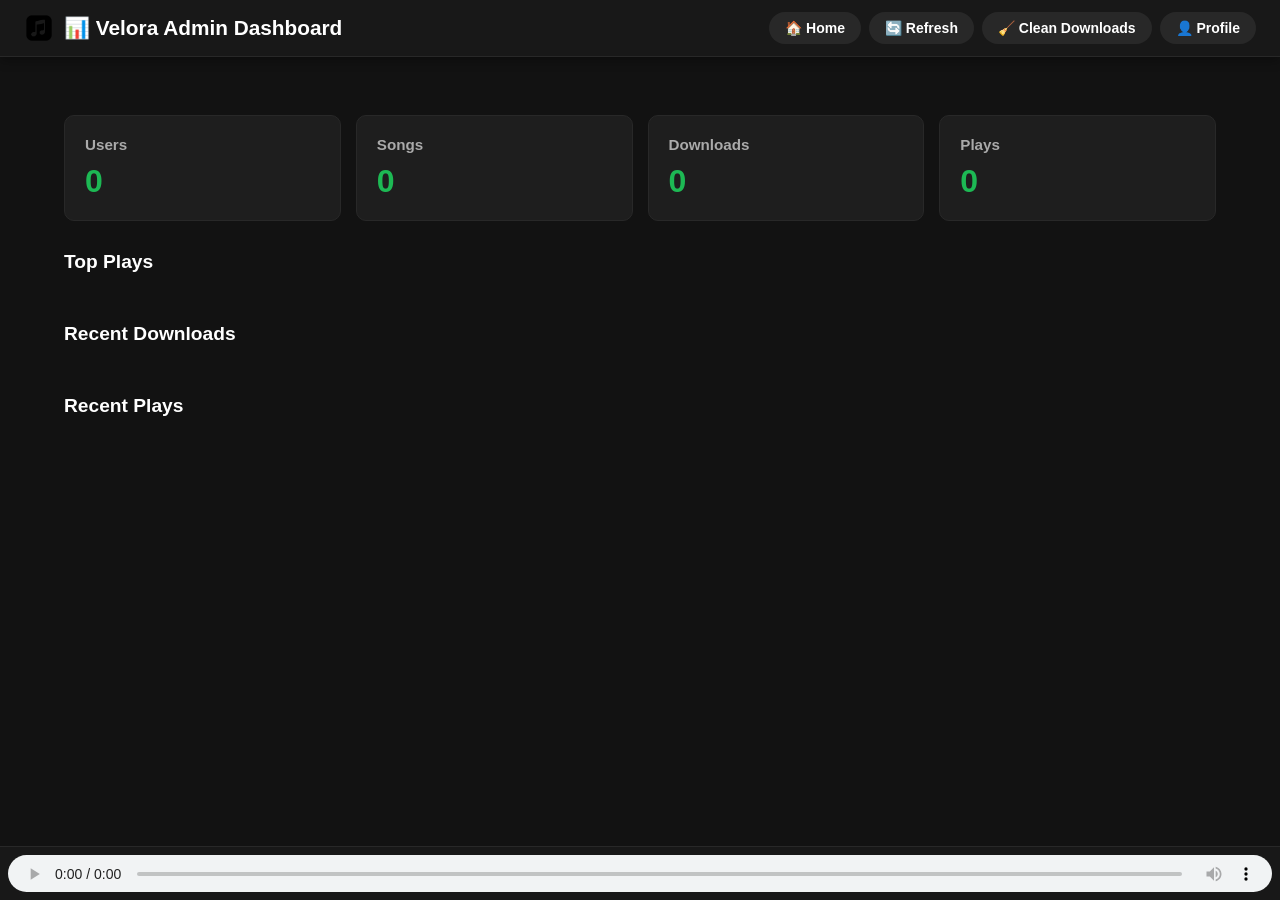
<file: templates/dashboard.html>
<!DOCTYPE html>
<html lang="en">

<head>
    <meta http-equiv="Cache-Control" content="no-cache, no-store, must-revalidate">
    <meta http-equiv="Pragma" content="no-cache">
    <meta http-equiv="Expires" content="0">
    <meta charset="UTF-8">
    <meta name="viewport" content="width=device-width, initial-scale=1">
    <meta name="description" content="Velora admin dashboard for user, song, download, and play analytics.">
    <title>Velora Admin Dashboard</title>
    <link rel="icon" type="image/x-icon" href="/static/images/music.png">

    <style>
        * {
            box-sizing: border-box;
        }

        body {
            margin: 0;
            font-family: Arial, sans-serif;
            background: #121212;
            color: #fff;
            padding-top: 85px; /* Offset for fixed top navbar */
        }

        /* ==========================================
           FIXED TOP NAVIGATION MENU STYLES
           ========================================== */
        .top-nav-wrapper {
            position: fixed;
            top: 0;
            left: 0;
            width: 100%;
            background-color: #181818;
            border-bottom: 1px solid #282828;
            z-index: 1000;
            box-shadow: 0 4px 10px rgba(0, 0, 0, 0.3);
            display: flex;
            justify-content: space-between;
            align-items: center;
            padding: 12px 24px;
        }

        .header h1 {
            margin: 0;
            font-size: 1.3rem;
            color: #ffffff;
            display: flex;
            align-items: center;
            gap: 10px;
        }

        .header h1 img {
            width: 30px;
            height: 30px;
            object-fit: contain;
        }

        .menu {
            display: flex;
            align-items: center;
        }

        .menu ul {
            list-style-type: none;
            margin: 0;
            padding: 0;
            display: flex;
            gap: 8px;
            align-items: center;
        }

        .menu li {
            padding: 8px 16px;
            background-color: #282828;
            color: #ffffff;
            white-space: nowrap;
            border-radius: 20px;
            cursor: pointer;
            font-size: 14px;
            font-weight: 600;
            transition: all 0.2s ease;
            user-select: none;
        }

        .menu li:hover {
            background-color: #1DB954;
            color: #000000;
        }

        /* ==========================================
           DASHBOARD GRID & CONTENT
           ========================================== */
        .container {
            padding: 30px 24px 120px 24px;
            max-width: 1200px;
            margin: 0 auto;
        }

        .grid {
            display: grid;
            grid-template-columns: repeat(auto-fit, minmax(180px, 1fr));
            gap: 15px;
        }

        .card {
            background: #1e1e1e;
            padding: 20px;
            border-radius: 10px;
            border: 1px solid #282828;
        }

        .card h3 {
            margin: 0;
            color: #aaa;
            font-size: 0.95rem;
        }

        .card h1 {
            color: #1DB954;
            margin: 10px 0 0;
            font-size: 2rem;
        }

        table {
            width: 100%;
            border-collapse: collapse;
            background: #1e1e1e;
            margin: 20px 0;
            border-radius: 8px;
            overflow: hidden;
            border: 1px solid #282828;
        }

        th,
        td {
            padding: 12px;
            border-bottom: 1px solid #282828;
            text-align: left;
        }

        th {
            background: #232323;
            color: #aaa;
            font-weight: 600;
        }

        img.cover {
            width: 42px;
            height: 42px;
            border-radius: 4px;
            vertical-align: middle;
            margin-right: 8px;
            object-fit: cover;
        }

        .section {
            margin-top: 30px;
        }

        .section h2 {
            font-size: 1.2rem;
            margin-bottom: 10px;
            color: #fff;
        }

        button {
            padding: 6px 12px;
            background: #282828;
            color: white;
            border: 1px solid #333;
            border-radius: 4px;
            cursor: pointer;
            font-weight: bold;
            transition: background 0.2s;
        }

        button:hover {
            background: #1DB954;
            color: #000;
        }

        /* Responsive Layout Adjustments */
        @media (max-width: 680px) {
            body {
                padding-top: 130px;
            }

            .top-nav-wrapper {
                flex-direction: column;
                align-items: flex-start;
                gap: 12px;
                padding: 12px 16px;
            }

            .menu {
                width: 100%;
            }

            .menu ul {
                overflow-x: auto;
                width: 100%;
                padding-bottom: 4px;
            }
        }
    </style>
</head>

<body>

    <!-- FIXED TOP NAVIGATION BAR -->
    <header class="top-nav-wrapper">
        <div class="header">
            <h1>
                <img id="profile-image" src="/static/images/music.png" alt="Velora Logo">
                📊 Velora Admin Dashboard
            </h1>
            <span id="profile-name" style="display:none;"></span>
        </div>

        <nav class="menu">
            <ul>
                <li onclick="window.location.href='/';">🏠 Home</li>
                <li onclick="loadDashboard(); return false;">🔄 Refresh</li>
                <li onclick="cleanupDownloads(); return false;">🧹 Clean Downloads</li>
                <li onclick="window.location.href='/default';">👤 Profile</li>
            </ul>
        </nav>
    </header>

    <!-- MAIN DASHBOARD CONTENT -->
    <div class="container">
        <div class="grid">
            <div class="card">
                <h3>Users</h3>
                <h1 id="users">0</h1>
            </div>
            <div class="card">
                <h3>Songs</h3>
                <h1 id="songs">0</h1>
            </div>
            <div class="card">
                <h3>Downloads</h3>
                <h1 id="downloads">0</h1>
            </div>
            <div class="card">
                <h3>Plays</h3>
                <h1 id="plays">0</h1>
            </div>
        </div>

        <div class="section">
            <h2>Top Plays</h2>
            <table id="topPlays"></table>
        </div>

        <div class="section">
            <h2>Recent Downloads</h2>
            <table id="downloadsTable"></table>
        </div>

        <div class="section">
            <h2>Recent Plays</h2>
            <table id="playsTable"></table>
        </div>
    </div>

    <!-- AUDIO PLAYER -->
    <audio id="dashboardPlayer" controls
        style="width:100%; position:fixed; bottom:0; left:0; background:#181818; color:#fff; padding:8px; z-index:9999; border-top: 1px solid #282828;"></audio>

    <script>
        const token = localStorage.getItem("token");
        const usersEl = document.getElementById("users");
        const songsEl = document.getElementById("songs");
        const downloadsEl = document.getElementById("downloads");
        const playsEl = document.getElementById("plays");
        const downloadsTableEl = document.getElementById("downloadsTable");
        const playsTableEl = document.getElementById("playsTable");
        const topPlaysEl = document.getElementById("topPlays");

        async function loadDashboard() {
            if (!token) {
                console.error("Dashboard load failed: missing auth token.");
                return;
            }

            try {
                const r = await fetch("/admin/dashboard", {
                    headers: {
                        Authorization: "Bearer " + token,
                        "Content-Type": "application/json"
                    }
                });

                if (!r.ok) {
                    console.error("Dashboard load failed:", r.status, r.statusText);
                    return;
                }

                const d = await r.json();

                usersEl.textContent = d.overview.users;
                songsEl.textContent = d.overview.songs;
                downloadsEl.textContent = d.overview.downloads;
                playsEl.textContent = d.overview.plays;

                downloadsTableEl.innerHTML = "<tr><th>User</th><th>Song</th><th>Playlist</th><th>Time</th></tr>" +
                    d.recent_downloads.map(x => `
                        <tr>
                            <td>${x.username}</td>
                            <td><img class='cover' src='/media/${x.youtube_id}.jpg' onerror="this.style.display='none'">${x.title} <button onclick="playSong('${x.youtube_id}')">▶ Play</button></td>
                            <td>${x.playlist ?? "-"}</td>
                            <td>${new Date(x.downloaded_at).toLocaleString()}</td>
                        </tr>
                    `).join("");

                playsTableEl.innerHTML = "<tr><th>User</th><th>Song</th><th>Time</th></tr>" +
                    d.recent_plays.map(x => `
                        <tr>
                            <td>${x.username}</td>
                            <td><img class='cover' src='/media/${x.youtube_id}.jpg' onerror="this.style.display='none'">${x.title}</td>
                            <td>${new Date(x.played_at).toLocaleString()}</td>
                        </tr>
                    `).join("");

                topPlaysEl.innerHTML = "<tr><th>Song</th><th>Count</th><th>Action</th></tr>" +
                    d.top_plays.map(x =>
                        `<tr>
                            <td>${x.title}</td>
                            <td>${x.count}</td>
                            <td><button onclick="playSong('${x.youtube_id}')">▶ Play</button></td>
                        </tr>`).join("");
            } catch (error) {
                console.error("Dashboard load failed:", error);
            }
        }

        async function playSong(youtubeId) {
            try {
                const response = await fetch(
                    `/songs/play?youtube_id=${encodeURIComponent(youtubeId)}`,
                    {
                        method: "POST",
                        headers: {
                            Authorization: `Bearer ${token}`
                        }
                    }
                );

                if (!response.ok) {
                    console.warn("Failed to record play:", await response.text());
                }
            } catch (err) {
                console.error("Record play error:", err);
            }

            try {
                const dashPlayer = document.getElementById("dashboardPlayer");
                if (!dashPlayer) {
                    console.error("Dashboard player element missing.");
                    return;
                }
                dashPlayer.src = `/media/${youtubeId}.mp3`;
                dashPlayer.play().catch(e => console.error("Playback failed:", e));
            } catch (err) {
                console.error("Player error:", err);
            }
        }

        loadDashboard();
        setInterval(loadDashboard, 30000);

        async function cleanupDownloads() {
            if (!token) {
                alert('Missing auth token. Please login as admin.');
                return;
            }

            if (!confirm('Run cleanup of orphaned downloads? This will permanently delete files.')) {
                return;
            }

            try {
                const res = await fetch('/admin/cleanup/downloads', {
                    method: 'POST',
                    headers: {
                        Authorization: 'Bearer ' + token,
                        'Content-Type': 'application/json'
                    }
                });

                if (!res.ok) {
                    const txt = await res.text();
                    alert('Cleanup failed: ' + res.status + ' ' + txt);
                    return;
                }

                const data = await res.json();
                alert(`Cleanup complete. Kept: ${data.kept}, Deleted: ${data.deleted}`);
                loadDashboard();
            } catch (err) {
                console.error('Cleanup error', err);
                alert('Cleanup failed: ' + err.message);
            }
        }
    </script>
</body>

</html>
</file>
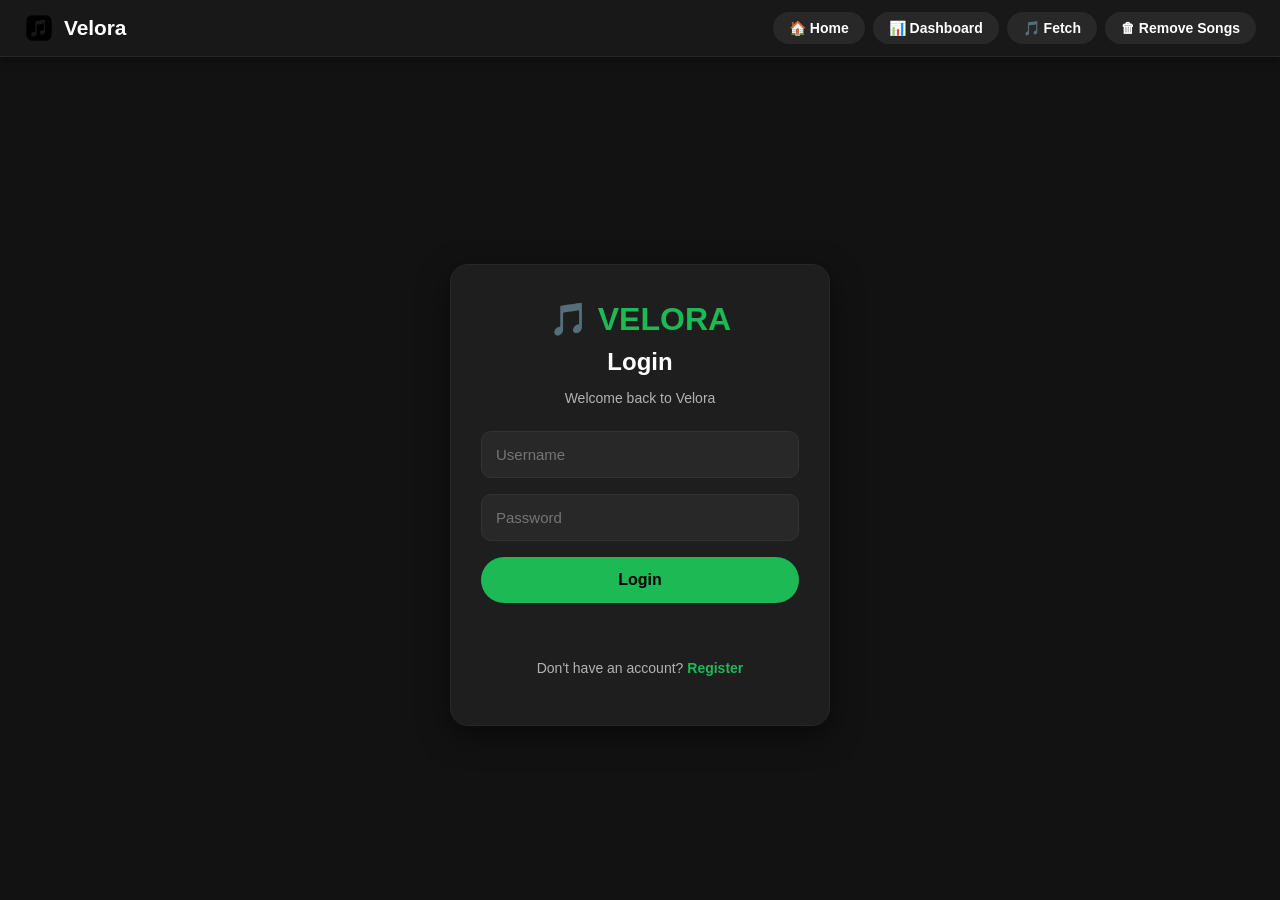
<file: templates/default.html>
<!DOCTYPE html>
<html lang="en">

<head>
    <meta charset="UTF-8">
    <meta name="viewport" content="width=device-width, initial-scale=1.0">
    <title>Velora - Account</title>
    <link rel="icon" type="image/x-icon" href="/static/images/music.png">

    <style>
        * {
            box-sizing: border-box;
        }

        body {
            font-family: "Lucida Sans", Arial, sans-serif;
            font-size: 16px;
            margin: 0;
            background-color: #121212;
            color: #ffffff;
            padding-top: 90px;
            min-height: 100vh;
            display: flex;
            flex-direction: column;
            align-items: center;
        }

        /* ==========================================
           FIXED TOP NAVIGATION MENU STYLES
           ========================================== */
        .top-nav-wrapper {
            position: fixed;
            top: 0;
            left: 0;
            width: 100%;
            background-color: #181818;
            border-bottom: 1px solid #282828;
            z-index: 1000;
            box-shadow: 0 4px 10px rgba(0, 0, 0, 0.3);
            display: flex;
            justify-content: space-between;
            align-items: center;
            padding: 12px 24px;
        }

        .header h1 {
            margin: 0;
            font-size: 1.3rem;
            color: #ffffff;
            display: flex;
            align-items: center;
            gap: 10px;
        }

        .header h1 img {
            width: 30px;
            height: 30px;
            object-fit: contain;
        }

        .menu {
            display: flex;
            align-items: center;
        }

        .menu ul {
            list-style-type: none;
            margin: 0;
            padding: 0;
            display: flex;
            gap: 8px;
            align-items: center;
        }

        .menu li {
            padding: 8px 16px;
            background-color: #282828;
            color: #ffffff;
            white-space: nowrap;
            border-radius: 20px;
            cursor: pointer;
            font-size: 14px;
            font-weight: 600;
            transition: all 0.2s ease;
            user-select: none;
        }

        .menu li:hover {
            background-color: #1DB954;
            color: #000000;
        }

        /* ==========================================
           CARD & AUTH CONTAINER STYLES
           ========================================== */
        .container {
            width: 100%;
            max-width: 420px;
            padding: 20px;
            margin: auto 0;
        }

        .card {
            background: #1e1e1e;
            border: 1px solid #282828;
            border-radius: 18px;
            padding: 35px 30px;
            box-shadow: 0 10px 30px rgba(0, 0, 0, 0.5);
        }

        .logo {
            color: #1DB954;
            font-size: 32px;
            font-weight: bold;
            text-align: center;
            margin-bottom: 10px;
            display: flex;
            align-items: center;
            justify-content: center;
            gap: 8px;
        }

        h2 {
            text-align: center;
            margin: 0 0 8px 0;
            color: #ffffff;
        }

        .subtitle {
            text-align: center;
            color: #b3b3b3;
            font-size: 14px;
            margin-bottom: 25px;
        }

        .view {
            display: none;
        }

        .view.active {
            display: block;
        }

        input {
            width: 100%;
            padding: 14px;
            margin-bottom: 16px;
            border: 1px solid #333;
            border-radius: 10px;
            background: #282828;
            color: #fff;
            font-size: 15px;
            transition: border-color 0.2s;
        }

        input:focus {
            outline: none;
            border-color: #1DB954;
        }

        button {
            width: 100%;
            padding: 14px;
            border: none;
            border-radius: 30px;
            background: #1DB954;
            color: #000;
            font-size: 16px;
            font-weight: bold;
            cursor: pointer;
            transition: background 0.2s, opacity 0.2s;
        }

        button:hover {
            background: #1ed760;
        }

        button:disabled {
            opacity: 0.6;
            cursor: not-allowed;
        }

        #status {
            margin-top: 15px;
            text-align: center;
            min-height: 22px;
            font-size: 14px;
        }

        .success {
            color: #1DB954;
        }

        .error {
            color: #ff6666;
        }

        .register {
            text-align: center;
            margin-top: 20px;
            color: #b3b3b3;
            font-size: 14px;
        }

        .register a {
            color: #1DB954;
            text-decoration: none;
            font-weight: bold;
        }

        .register a:hover {
            text-decoration: underline;
        }

        #profileView p {
            margin: 15px 0;
            font-size: 15px;
            color: #ddd;
            word-break: break-all;
        }

        #profileView p strong {
            color: #fff;
        }

        /* Mobile Responsive Adjustments */
        @media (max-width: 680px) {
            body {
                padding-top: 130px;
            }

            .top-nav-wrapper {
                flex-direction: column;
                align-items: flex-start;
                gap: 12px;
                padding: 12px 16px;
            }

            .menu {
                width: 100%;
            }

            .menu ul {
                overflow-x: auto;
                width: 100%;
                padding-bottom: 4px;
            }
        }
    </style>
</head>

<body>

    <!-- FIXED TOP NAVIGATION BAR -->
    <div class="top-nav-wrapper">
        <div class="header">
            <h1>
                <img id="profile-image" src="/static/images/music.png" alt="Velora Logo">
                Velora
            </h1>
        </div>

        <nav class="menu">
            <ul>
                <li onclick="window.location.href='/';">🏠 Home</li>
                <li onclick="window.location.href='/dash';">📊 Dashboard</li>
                <li onclick="window.location.href='/download';">🎵 Fetch</li>
                <li onclick="window.location.href='/manager';">🗑 Remove Songs</li>
            </ul>
        </nav>
    </div>

    <!-- AUTHENTICATION & PROFILE CONTAINER -->
    <div class="container">
        <div class="card">
            <div class="logo">🎵 VELORA</div>

            <!-- LOGIN / REGISTER VIEW -->
            <div id="authView" class="view active">
                <h2 id="formTitle">Login</h2>
                <p class="subtitle" id="subtitle">Welcome back to Velora</p>

                <input id="username" placeholder="Username">
                <input id="email" type="email" placeholder="Email" style="display:none">
                <input id="password" type="password" placeholder="Password">

                <button id="mainBtn">Login</button>
                <div id="status"></div>

                <p class="register">
                    <span id="switchText">Don't have an account?</span> 
                    <a href="#" id="switch"><span id="modeText">Register</span></a>
                </p>
            </div>

            <!-- PROFILE VIEW -->
            <div id="profileView" class="view">
                <h2>Your Profile</h2>
                <p><strong>Username:</strong> <span id="profUser"></span></p>
                <p><strong>Email:</strong> <span id="profEmail"></span></p>

                <button id="logoutBtn" style="margin-top:20px; background:#ff4d4d; color:#ffffff;">
                    Logout
                </button>
            </div>
        </div>
    </div>

    <script>
        const API_URL = window.location.origin;
        let isLogin = true;

        const $ = id => document.getElementById(id);

        function show(m, e = false) { 
            const s = $("status"); 
            s.innerText = m; 
            s.className = e ? "error" : "success"; 
        }

        function toggleMode() {
            isLogin = !isLogin;
            $("formTitle").innerText = isLogin ? "Login" : "Create Account";
            $("subtitle").innerText = isLogin ? "Welcome back to Velora" : "Create your Velora account";
            $("mainBtn").innerText = isLogin ? "Login" : "Register";
            $("modeText").innerText = isLogin ? "Register" : "Login";
            $("switchText").innerText = isLogin ? "Don't have an account?" : "Already have an account?";
            $("email").style.display = isLogin ? "none" : "block";
            $("username").placeholder = isLogin ? "Username" : "Choose a username";
            $("password").placeholder = isLogin ? "Password" : "Create a password";
            $("username").value = ""; 
            $("email").value = ""; 
            $("password").value = ""; 
            show("");
        }

        $("switch").onclick = (e) => { e.preventDefault(); toggleMode(); }
        $("mainBtn").onclick = handleAuth; 
        $("logoutBtn").onclick = logout;

        document.addEventListener("keydown", e => { 
            if (e.key === "Enter" && $("authView").classList.contains("active")) handleAuth(); 
        });

        async function handleAuth() {
            const d = { username: $("username").value.trim(), password: $("password").value };
            if (!d.username || !d.password) return show("Username and password required", true);
            if (!isLogin) { 
                d.email = $("email").value.trim(); 
                if (!d.email) return show("Email required", true); 
            }

            const b = $("mainBtn"); 
            b.disabled = true; 
            b.textContent = isLogin ? "Logging in..." : "Registering...";

            try {
                const r = await fetch(API_URL + (isLogin ? "/auth/login" : "/auth/register"), { 
                    method: "POST", 
                    headers: { "Content-Type": "application/json" }, 
                    body: JSON.stringify(d) 
                });

                const j = await r.json().catch(() => ({}));
                if (!r.ok) throw new Error(j.detail || "Request failed");

                if (isLogin) {
                    localStorage.setItem("token", j.access_token);
                    show("Login successful! Redirecting...");
                    await showProfile();

                    setTimeout(() => {
                        window.location.href = API_URL;
                    }, 500);
                } else { 
                    show("Registration successful"); 
                    toggleMode(); 
                }
            }
            catch (err) { 
                show(err.message || "Server error", true); 
            }
            finally { 
                b.disabled = false; 
                b.textContent = isLogin ? "Login" : "Register"; 
            }
        }

        async function showProfile() {
            const t = localStorage.getItem("token"); 
            if (!t) return;

            try {
                const r = await fetch(API_URL + "/auth/me", { 
                    headers: { Authorization: `Bearer ${t}` } 
                });
                if (!r.ok) throw Error(); 

                const u = await r.json(); 
                $("authView").classList.remove("active"); 
                $("profileView").classList.add("active"); 
                $("profUser").textContent = u.username; 
                $("profEmail").textContent = u.email;
            }
            catch { 
                localStorage.removeItem("token"); 
            }
        }

        function logout() { 
            if (confirm("Logout?")) { 
                localStorage.removeItem("token"); 
                location.reload(); 
            } 
        }

        window.onload = () => { 
            if (localStorage.getItem("token")) showProfile(); 
        }
    </script>
</body>

</html>
</file>
